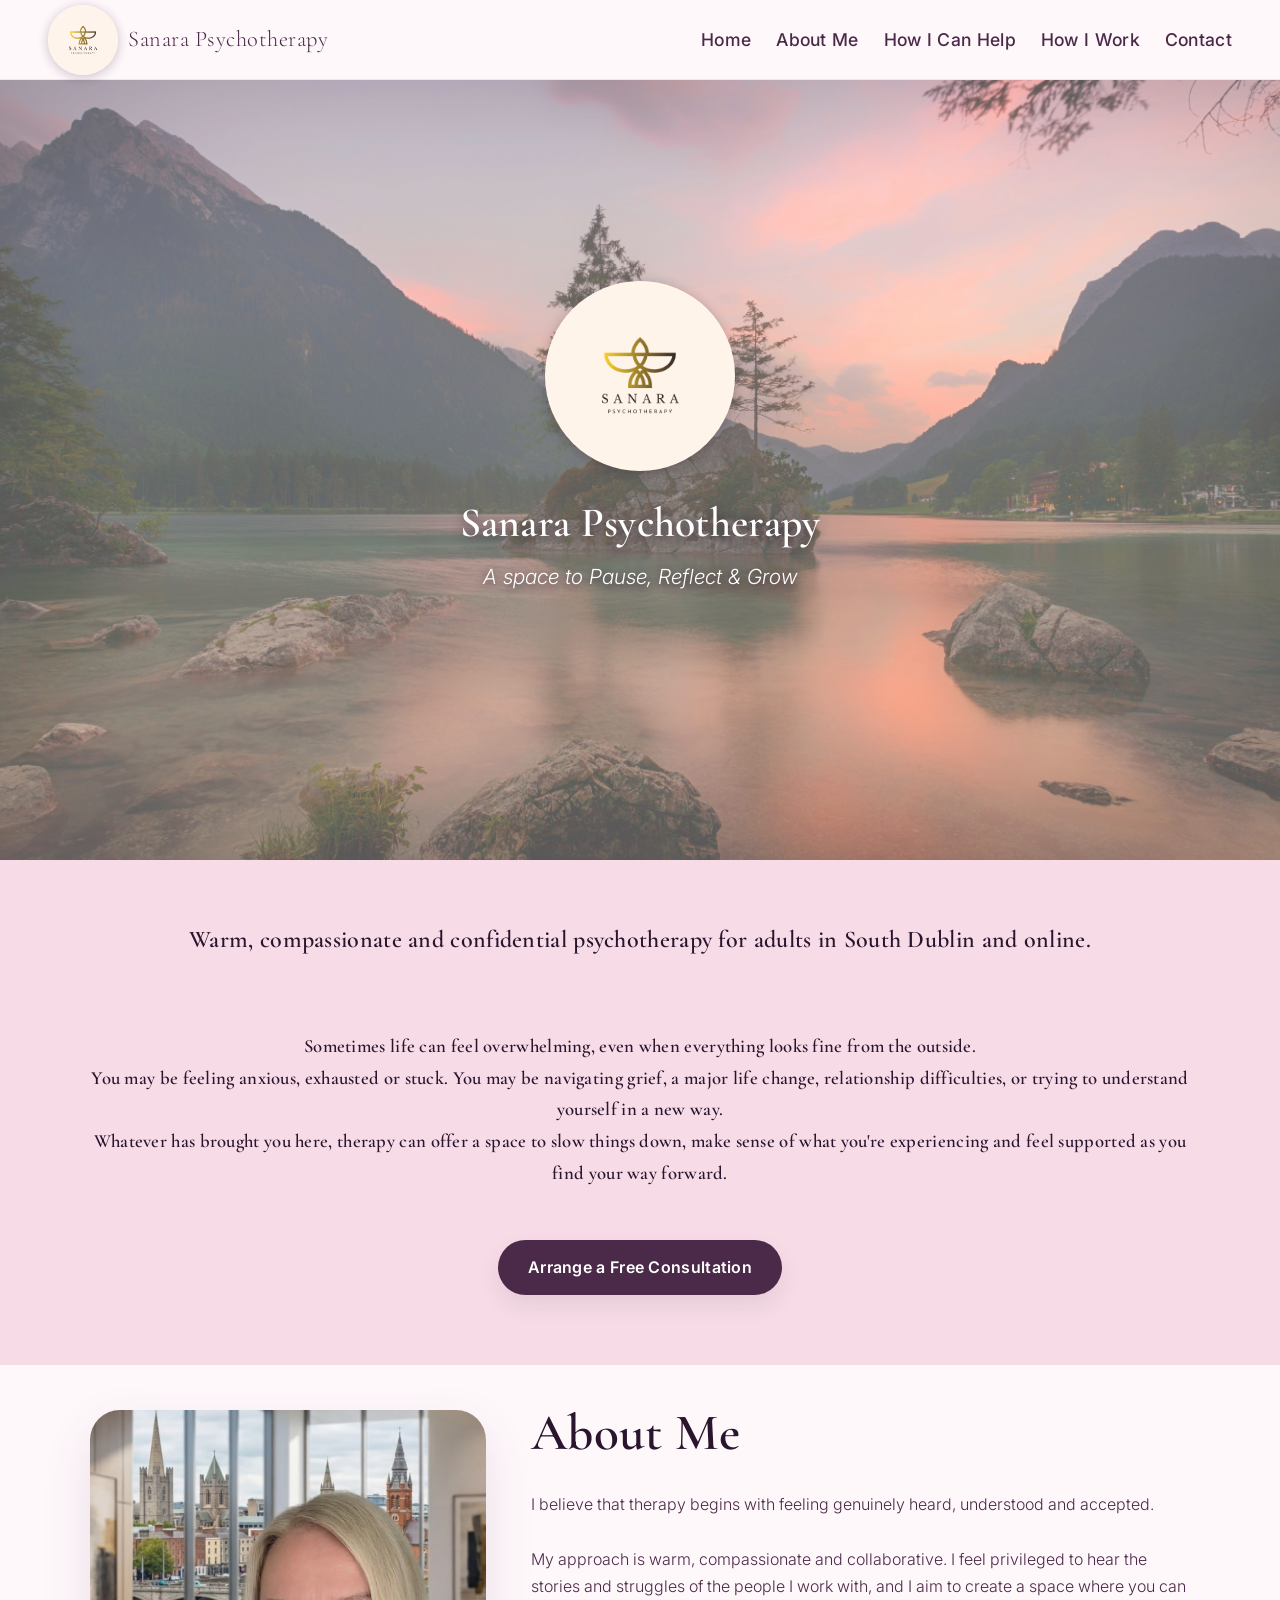
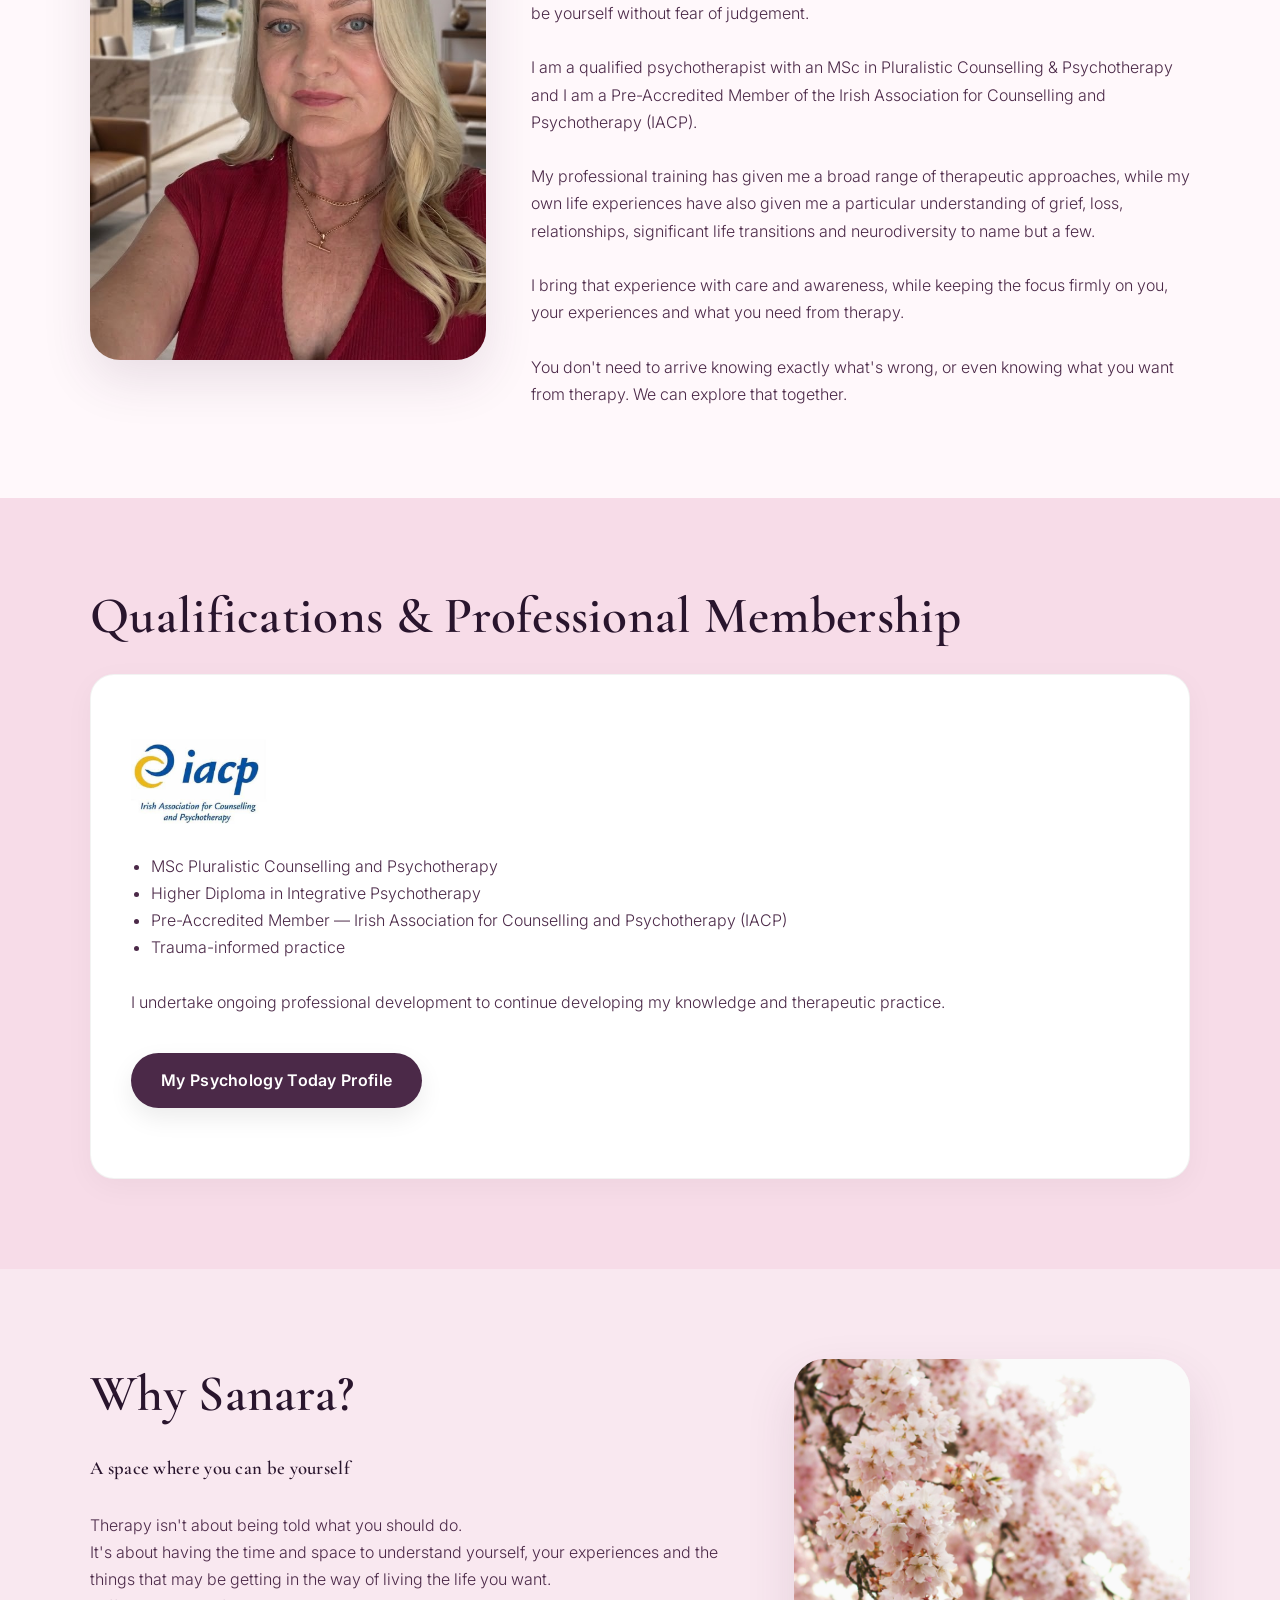
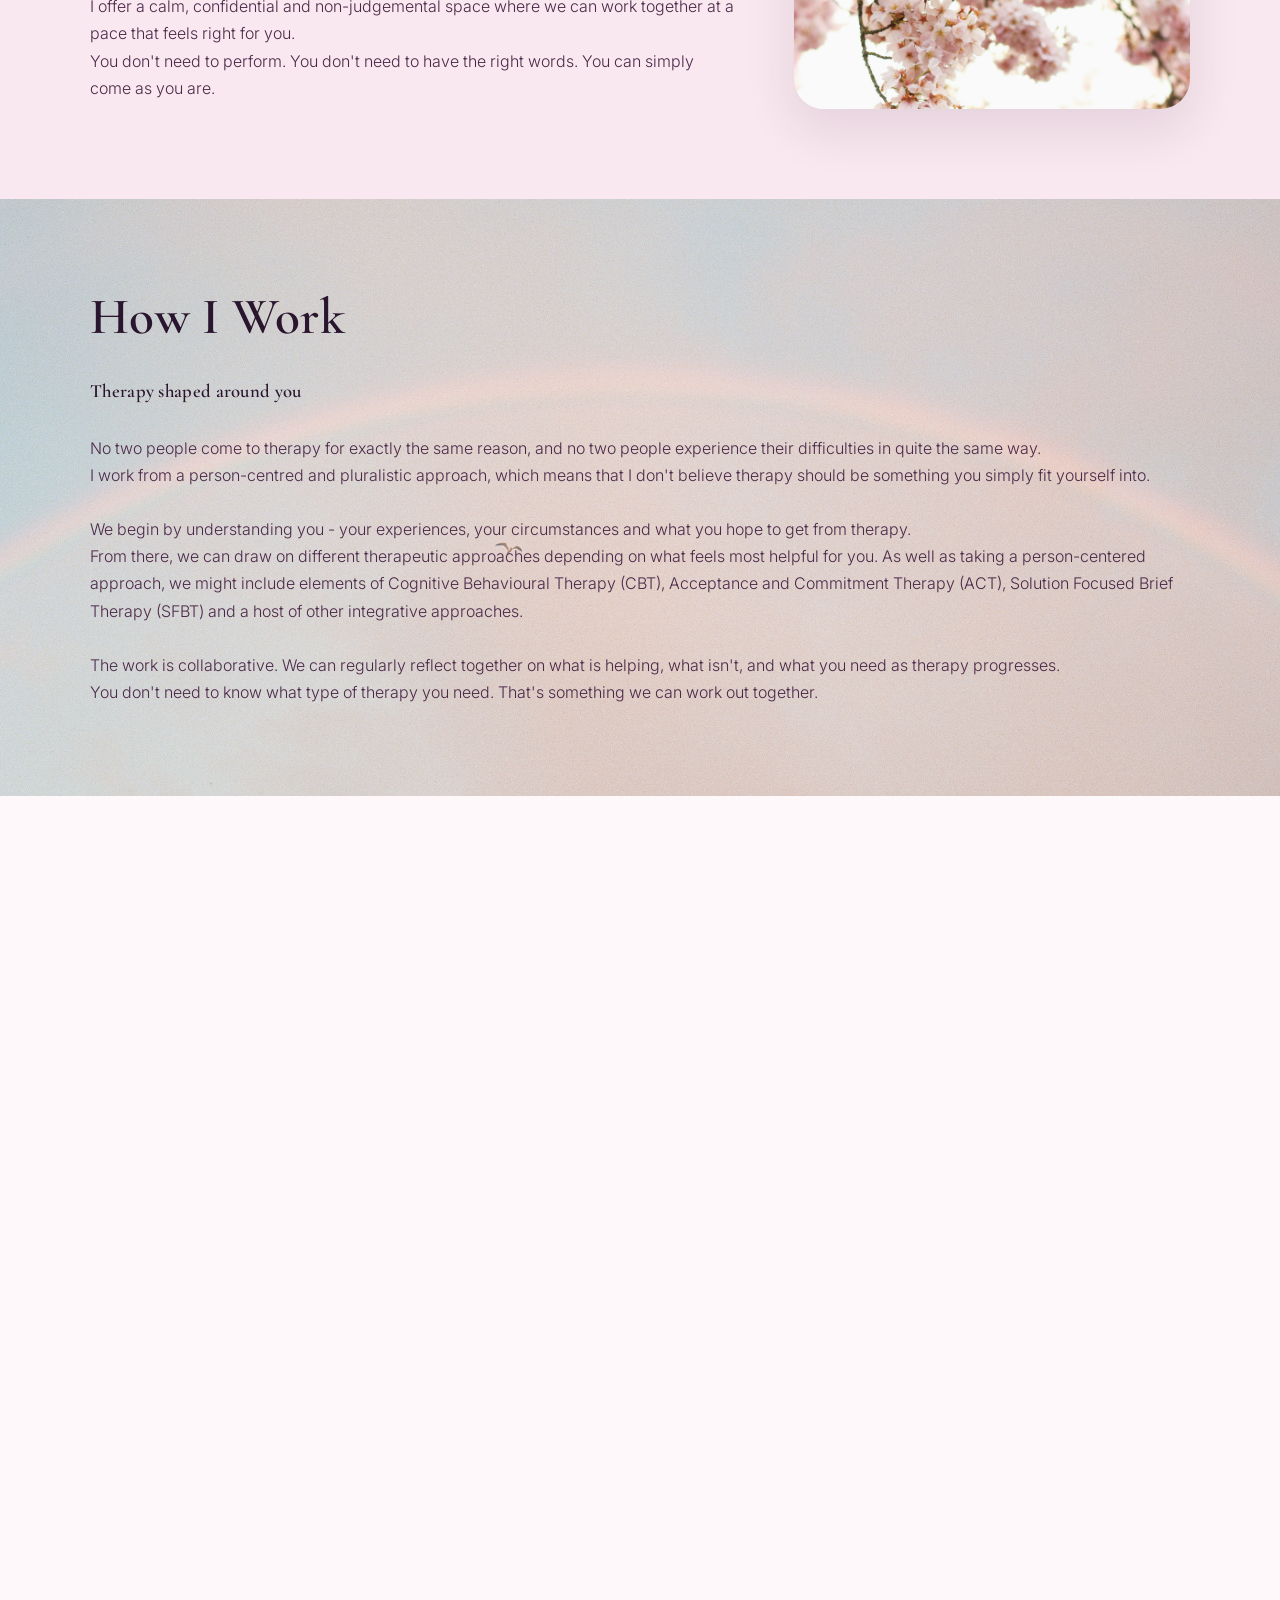
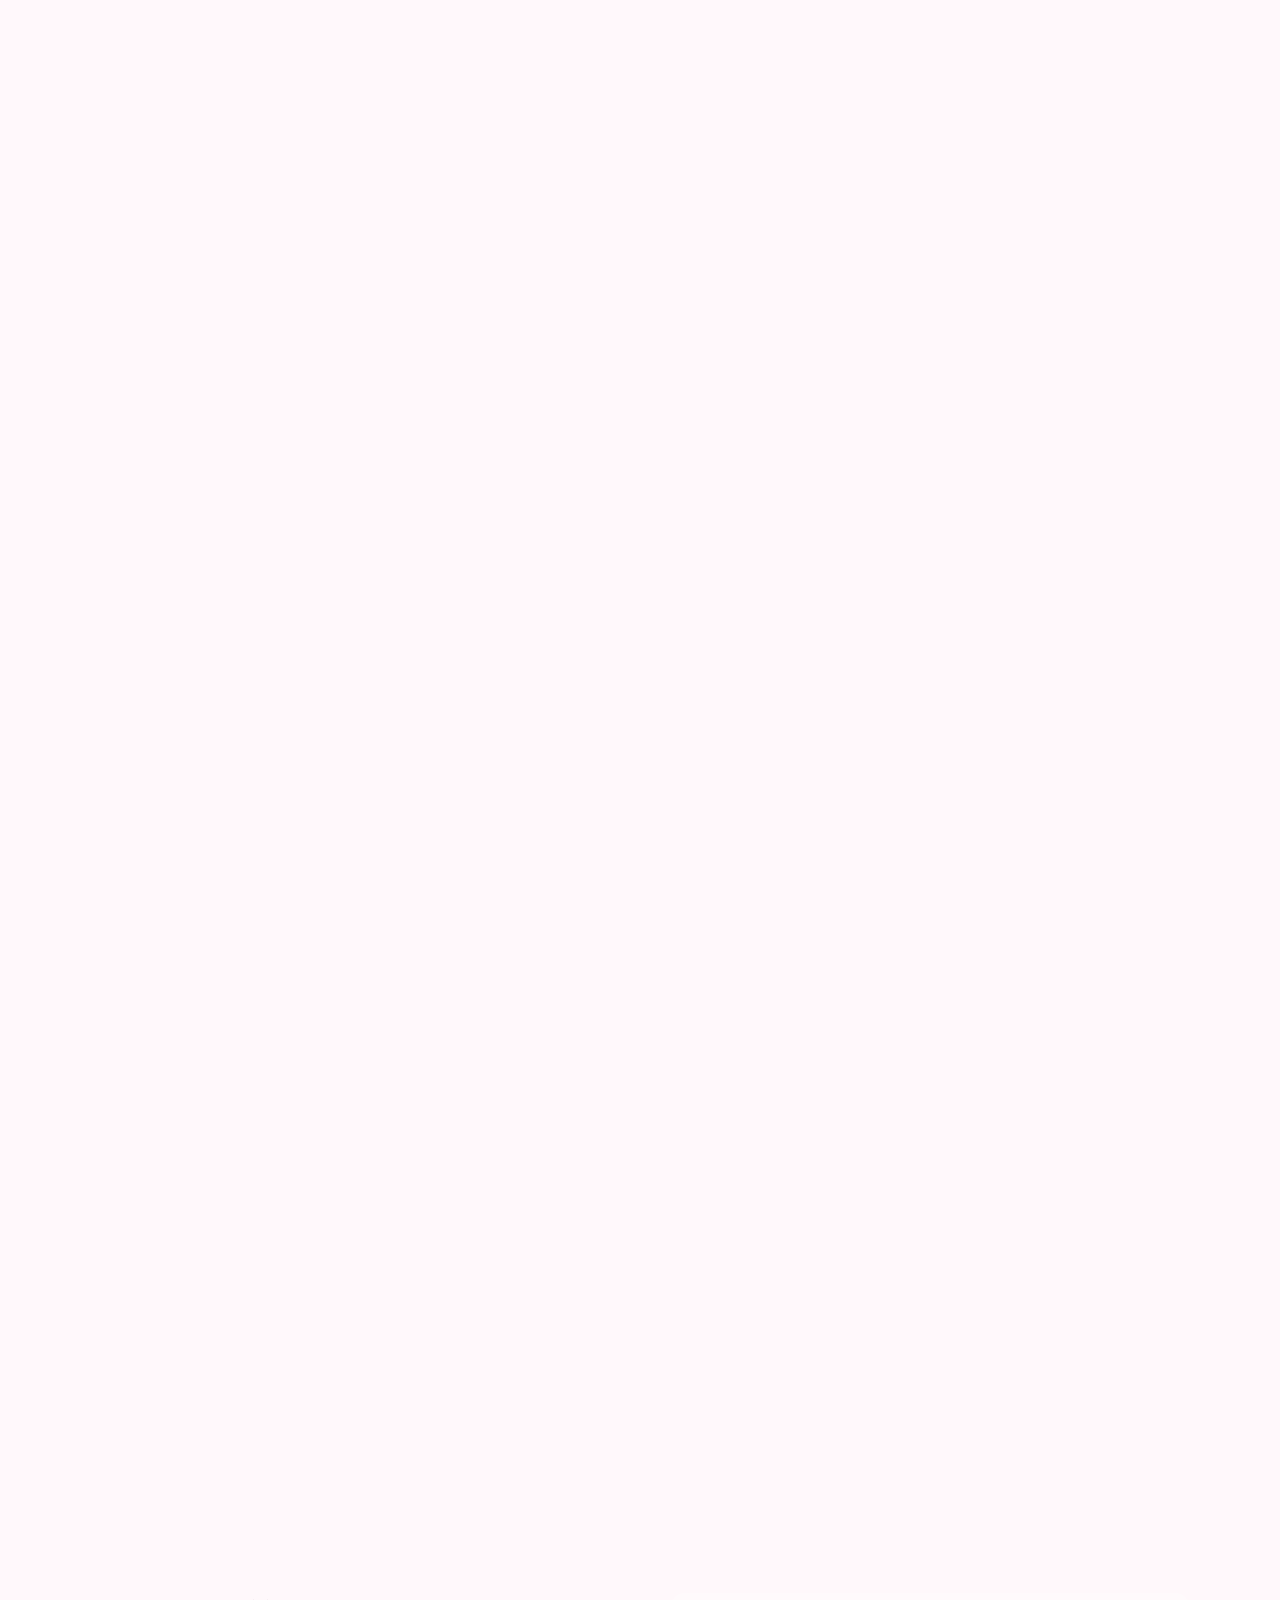
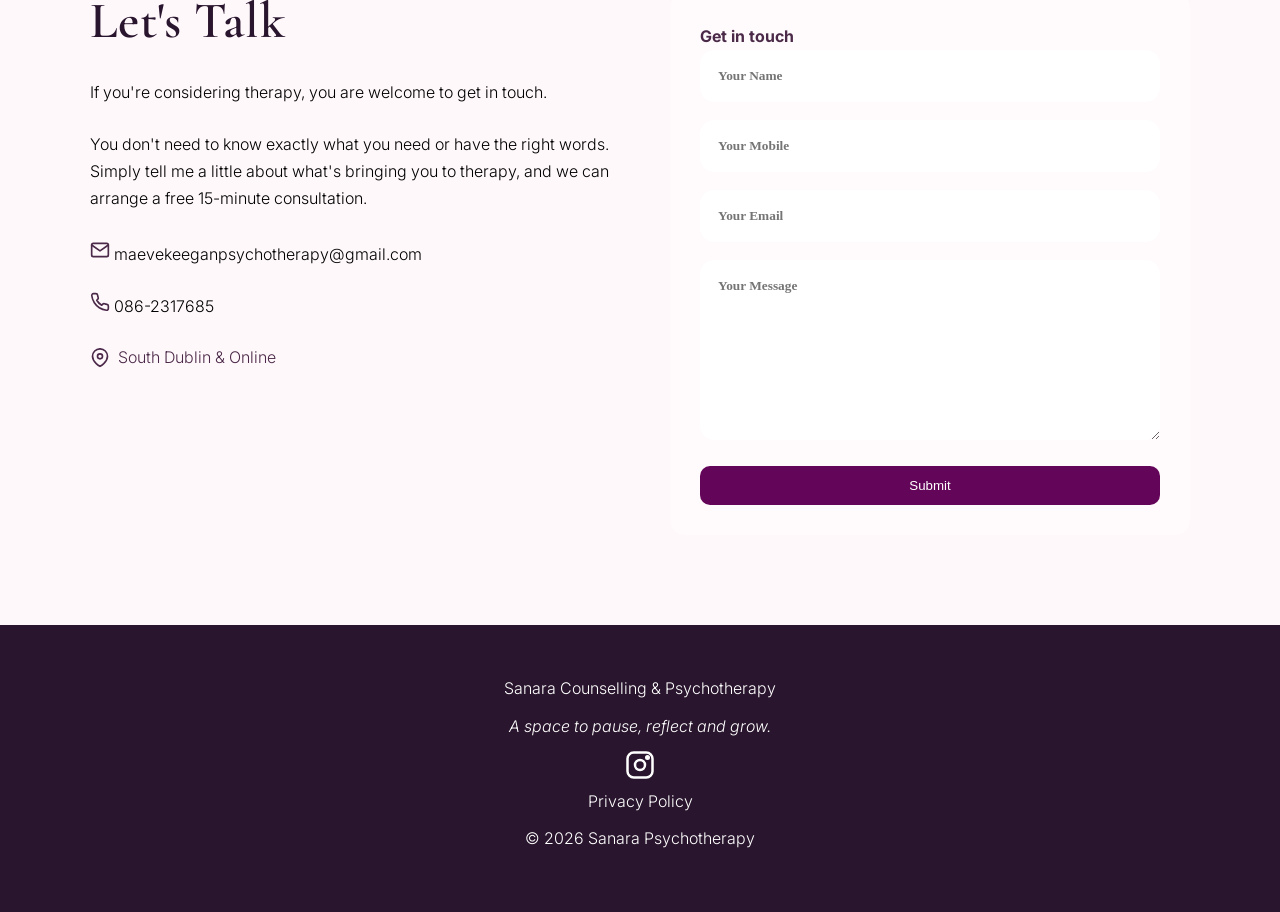
<file: index.html>
<!DOCTYPE html>
<html lang="en">
<head>
  <meta charset="UTF-8" />
  <link rel="stylesheet" href="styles.css">
  
  <!-- mobile viewing -->
  <meta name="viewport" content="width=device-width, initial-scale=1">

  <!-- favicon -->
  <link rel="apple-touch-icon" sizes="180x180" href="favicon_io/apple-touch-icon.png">
  <link rel="icon" type="image/png" sizes="32x32" href="favicon_io/favicon-32x32.png">
  <link rel="icon" type="image/png" sizes="16x16" href="favicon_io/favicon-16x16.png">
  <link rel="manifest" href="favicon_io/site.webmanifest">

  <!-- font -->
  <link rel="preconnect" href="https://fonts.googleapis.com">
  <link rel="preconnect" href="https://fonts.gstatic.com" crossorigin>
  <link href="https://fonts.googleapis.com/css2?family=Cormorant+Garamond:wght@400;500;600&family=Inter:wght@300;400;500;600&display=swap" rel="stylesheet">

  <title>Sanara Psychotherapy | Counselling & Psychotherapy in South Dublin</title>
  <meta name="description" content="Warm, compassionate psychotherapy and counselling for adults aged 18+ in South Dublin and online, 
    with in-person sessions available in Shankill and Stillorgan. A safe, confidential space to explore life’s challenges and create meaningful change. Book your free consultation today.">

    <!-- Open Graph -->
  <!-- <meta property="og:type" content="website">
  <meta property="og:title" content="Sanara Psychotherapy | Counselling & Psychotherapy in South Dublin">
  <meta property="og:description" content="Warm, compassionate psychotherapy and counselling for adults in South Dublin and online throughout Ireland.">
  <meta property="og:url" content="https://sanarapsychotherapy.ie/">
  <meta property="og:image" content="https://sanarapsychotherapy.ie/images/sanara-logo.png">
  <meta property="og:site_name" content="Sanara Psychotherapy"> -->
  
  <!-- Twitter / X -->
  <!-- <meta name="twitter:card" content="summary_large_image">
  <meta name="twitter:title" content="Sanara Psychotherapy | South Dublin">
  <meta name="twitter:description" content="Warm, compassionate psychotherapy and counselling for adults in South Dublin and online throughout Ireland.">
  <meta name="twitter:image" content="https://sanarapsychotherapy.ie/images/sanara-logo.png"> -->

  <!-- Schema Markup (JSON-LD) -->
  <!-- <script type="application/ld+json">
  {
    "@context": "https://schema.org",
    "@type": "LocalBusiness",
    "name": "Sanara Psychotherapy",
    "description": "Warm, compassionate and confidential psychotherapy and counselling for adults in South Dublin and online throughout Ireland.",
    "url": "https://sanarapsychotherapy.ie",
    "telephone": "+353 86 231 7685",
    "email": "maevekeeganpsychotherapy@gmail.com",
    "image": "https://sanarapsychotherapy.ie/images/sanara-logo.png",
    "priceRange": "€70",
    "areaServed": [
      {
        "@type": "Place",
        "name": "South Dublin"
      },
      {
        "@type": "Country",
        "name": "Ireland"
      }
    ],
    "serviceType": [
      "Psychotherapy",
      "Counselling",
      "Adult Counselling",
      "Anxiety Counselling",
      "Grief Counselling",
      "Bereavement Counselling",
      "Trauma-Informed Therapy",
      "Neurodiversity-Positive Counselling",
      "ADHD Support",
      "Depression Therapy",
      "Stress Management",
      "Life Transition Support",
      "Relationship Counselling",
      "Self-Esteem Support",
      "Online Psychotherapy"
    ],
    "sameAs": [
      "https://instagram.com/sanara_psychotherapy",
      "https://www.psychologytoday.com/ie/counselling/maeve-keegan-dublin-dn/1673745"
    ],
    "availableLanguage": [
      "en"
    ],
    "knowsAbout": [
      "Pluralistic Counselling",
      "Person-Centred Therapy",
      "Integrative Psychotherapy",
      "Cognitive Behavioural Therapy",
      "Acceptance and Commitment Therapy",
      "Solution Focused Brief Therapy",
      "Trauma-Informed Practice",
      "Anxiety",
      "Burnout",
      "Grief",
      "Bereavement",
      "Loss",
      "Life Transitions",
      "ADHD",
      "Neurodiversity",
      "Depression",
      "Stress",
      "Relationships",
      "Self-Esteem"
    ]
  }
  </script>
   -->
  <!-- Organization Schema -->
  <!-- <script type="application/ld+json">
  {
    "@context": "https://schema.org",
    "@type": "Organization",
    "name": "Sanara Psychotherapy",
    "url": "https://sanarapsychotherapy.ie",
    "logo": "https://sanarapsychotherapy.ie/images/sanara-logo.png",
    "sameAs": [
      "https://instagram.com/sanara_psychotherapy",
      "https://www.psychologytoday.com/ie/counselling/maeve-keegan-dublin-dn/1673745"
    ],
    "contactPoint": {
      "@type": "ContactPoint",
      "contactType": "Customer Service",
      "telephone": "+353 86 231 7685",
      "email": "maevekeeganpsychotherapy@gmail.com"
    }
  }
  </script> -->
  
</head>
  <body>

  <section class="hero" id="hero">
    <div class="hero-content">
      <img src="images/sanara-logo.png" alt="Sanara Psychotherapy Logo" class="logo">
  
      <h1>Sanara Psychotherapy</h1>
      <p class="tagline">
        A space to Pause, Reflect & Grow
      </p>
    </div>
  </section>

  <!-- NAV BAR -->

  <nav>
    <div class="nav-logo">
      <img src="images/sanara-logo.png" alt="Sanara Psychotherapy">
      Sanara Psychotherapy
    </div>
  <div class="nav-links">
    <a href="#hero">Home</a>
    <a href="#about">About Me</a>
    <a href="#howicanhelp">How I Can Help</a>
    <a href="#howiwork">How I Work</a>
    <a href="#contact">Contact</a>
  </div>
  
  <button
    class="hamburger"
    type="button"
    aria-label="Open navigation menu"
    aria-expanded="false"
    aria-controls="mobile-menu"
  >
    <span></span>
    <span></span>
    <span></span>
  </button>

  <div class="mobile-menu" id="mobile-menu">
    <a href="#hero">Home</a>
    <a href="#about">About Me</a>
    <a href="#howicanhelp">How I Can Help</a>
    <a href="#howiwork">How I Work</a>
    <a href="#contact">Contact</a>
  </div>
</nav>

    <!-- INTRO -->
  <section class="intro reveal">
    <div class="container">
      <h2 class="intro">Warm, compassionate and confidential psychotherapy for adults in South Dublin and online.</h2>
      <h3 class="intro">Sometimes life can feel overwhelming, even when everything looks fine from the outside. <br>
You may be feeling anxious, exhausted or stuck. You may be navigating grief, a major life change, relationship difficulties, or trying to understand yourself in a new way. <br>
Whatever has brought you here, therapy can offer a space to slow things down, make sense of what you're experiencing and feel supported as you find your way forward.
</h3>
     <a href="#contact" class="btn">Arrange a Free Consultation</a>
    </div>
  </section>
  
<!-- ABOUT ME -->
<section class="about reveal" id="about">
  <div class="container">
    <div class="about-image">
    <img src="images/headshot.jpg" alt="Maeve, Psychotherapist at Sanara">
    </div>
    <div class="about-text">
      <h2 class="section-title">About Me</h2>
        <p>
          I believe that therapy begins with feeling genuinely heard, understood and accepted.
        </p> <br>
        <p>
          My approach is warm, compassionate and collaborative. I feel privileged to hear the stories and 
          struggles of the people I work with, and I aim to create a space where you can be yourself without fear of judgement.
        </p> <br>
        <p>
          I am a qualified psychotherapist with an MSc in Pluralistic Counselling & Psychotherapy and 
          I am a Pre-Accredited Member of the Irish Association for Counselling and Psychotherapy (IACP).
        </p> <br>
        <p>
          My professional training has given me a broad range of therapeutic approaches, while my own life 
          experiences have also given me a particular understanding of grief, loss, relationships, significant 
          life transitions and neurodiversity to name but a few.
        </p> <br>
        <p>
          I bring that experience with care and awareness, while keeping the focus firmly on you, your experiences and what you need from therapy.
        </p> <br>
        <p>
          You don't need to arrive knowing exactly what's wrong, or even knowing what you want from therapy. We can explore that together.
        </p>
      </div>
    </div>
</section>
  
   <!-- QUALIFICATIONS -->
  <section class="qualifications reveal">
    <div class="container">
      <h2 class="section-title">Qualifications & Professional Membership</h2>
      <div class="qual-grid">
        <div class="qual-card">
          <div class="qual-images">
            <img src="images/iacplogo.jpg">
            <!-- Professional verification provided by Psychology Today -->
            <a href="https://www.psychologytoday.com/profile/1673745" class="sx-verified-seal"></a>
            <script type="text/javascript" src="https://member.psychologytoday.com/verified-seal.js" data-badge="13" data-id="1673745" data-code="aHR0cHM6Ly93d3cucHN5Y2hvbG9neXRvZGF5LmNvbS9hcGkvdmVyaWZpZWQtc2VhbC9zZWFscy8xMy9wcm9maWxlLzE2NzM3NDU/Y2FsbGJhY2s9c3hjYWxsYmFjaw=="></script>
            <!-- End Verification -->
          </div>
          <ul>
            <li>MSc Pluralistic Counselling and Psychotherapy</li>
            <li>Higher Diploma in Integrative Psychotherapy</li>
            <li>Pre-Accredited Member — Irish Association for Counselling and Psychotherapy (IACP)</li>
            <li>Trauma-informed practice</li>
          </ul>
          <br>
          <p>
            I undertake ongoing professional development to continue developing my knowledge and therapeutic practice.
          </p>
          <br>
          <a href="https://www.psychologytoday.com/ie/counselling/maeve-keegan-dublin-dn/1673745" class="btn"> My Psychology Today Profile </a>
        </div>
      </div>
    </div>
  </section>

  <!-- WHY SANARA -->
  <section class="whysanara reveal">
    <div class="container why-sanara-layout">
      <div class="why-sanara-text">
      <h2 class="section-title">Why Sanara?</h2>
        <h3>A space where you can be yourself</h3>
        <br>
        <p>Therapy isn't about being told what you should do.</p>
        <p>It's about having the time and space to understand yourself, your experiences and the things that 
          may be getting in the way of living the life you want.</p>
        <p>I offer a calm, confidential and non-judgemental space where we can work together at a pace that feels right for you.</p>
        <p>You don't need to perform. You don't need to have the right words. You can simply come as you are.</p>
      </div>
      <div class="cblossom-image">
        <img src="images/cherry-blossom.jpg">
      </div>
    </div>
  </section>

  <!-- HOW I WORK -->
  <section class="howiwork reveal" id="howiwork">
    <div class="container">
      <h2 class="section-title">How I Work</h2>
      <h3>Therapy shaped around you</h3>
      <br>
      <p>No two people come to therapy for exactly the same reason, and no two people experience their difficulties in quite the same way.</p>
      <p>I work from a person-centred and pluralistic approach, which means that I don't believe therapy should be something you simply fit yourself into.</p>
      <br>
      <p>We begin by understanding you - your experiences, your circumstances and what you hope to get from therapy.</p>
      <p>From there, we can draw on different therapeutic approaches depending on what feels most helpful for you. As well as taking a person-centered approach, we might include elements of Cognitive Behavioural Therapy (CBT), 
        Acceptance and Commitment Therapy (ACT), Solution Focused Brief Therapy (SFBT) and a host of other integrative approaches.</p>
      <br>
      <p>The work is collaborative. We can regularly reflect together on what is helping, what isn't, and what you need as therapy progresses.</p>
      <p>You don't need to know what type of therapy you need. That's something we can work out together.</p>
    </div>
  </section>

  <!-- HOW I CAN HELP -->
  <section class="howicanhelp reveal" id="howicanhelp">
    <div class="container">
      <h2 class="section-title"> How I Can Help</h2>
      <div class="help-grid">
        
        <div class="help-card">
          <button class="help-header" type="button" aria-expanded="false">
            <span>Anxiety, Overwhelm & Burnout</span>
            <span class="accordion-icon">+</span>
          </button>

          <div class="help-content">
            <p>Perhaps your mind never seems to switch off. You may find yourself constantly worrying, overthinking or trying to keep everything under control.</p>
            <p>Therapy can provide space to understand what's happening beneath the anxiety and explore ways of responding that feel more manageable.</p>
          </div>
        </div>
        
        <div class="help-card">
          <button class="help-header" type="button" aria-expanded="false">
            <span>Grief, Bereavement & Loss</span>
            <span class="accordion-icon">+</span>
          </button>

          <div class="help-content">
            <p>Grief can affect every part of our lives, and there is no single way to experience loss.</p>
            <p>Whether your loss is recent or happened many years ago, therapy can offer a safe space to explore grief, 
              the changes that come with it and the process of rebuilding a life around what has happened.</p>
            <p>I have particular experience and personal understanding of significant bereavement and complicated grief and can help you along the road to recovery.</p>
          </div>
        </div>
        
        <div class="help-card">
          <button class="help-header" type="button" aria-expanded="false">
            <span>Life Transitions & Change</span>
            <span class="accordion-icon">+</span>
          </button>

          <div class="help-content">
            <p>Some of life's biggest challenges aren't necessarily things that have gone wrong.</p>
            <p>A relationship ending, children growing up, changes in identity, work or family life, or simply reaching a point 
              where you realise that something needs to change can all leave us feeling uncertain about what comes next.</p>
            <p>Therapy can give you space to pause, reflect and explore what you want for the next chapter.</p>
          </div>
        </div>
        
        <div class="help-card">
          <button class="help-header" type="button" aria-expanded="false">
            <span>ADHD & Neurodiversity</span>
            <span class="accordion-icon">+</span>
          </button>

          <div class="help-content">
            <p>Receiving an ADHD or other neurodivergence diagnosis can bring relief and understanding, but it can also bring questions.</p>
            <p>You may be looking back at your life differently, trying to understand patterns that previously didn't make sense, or wondering how to navigate relationships, 
              work and everyday life in a way that works better for you.</p>
            <p>I take a neuroaffirmative approach, supporting adults who are exploring, adjusting to or seeking greater understanding of their neurodivergence.</p>
          </div>
        </div>
        
        <div class="help-card">
          <button class="help-header" type="button" aria-expanded="false">
            <span>Relationships & Self-Esteem</span>
            <span class="accordion-icon">+</span>
          </button>

          <div class="help-content">
            <p>Our relationships can sometimes bring up patterns, emotions and beliefs about ourselves that are difficult to understand.</p>
            <p>Therapy can offer an opportunity to explore relationships, boundaries, confidence, self-worth and the ways we relate to both ourselves and others.</p>
          </div>
        </div>
        
        <div class="help-card">
          <button class="help-header" type="button" aria-expanded="false">
            <span>Depression, Stress & Low Mood</span>
            <span class="accordion-icon">+</span>
          </button>

          <div class="help-content">
            <p>There are times when the things that once helped us cope simply don't seem to work anymore.</p>
            <p>You may feel depleted, disconnected, exhausted or unsure how to move forward.</p>
            <p>Therapy can provide space to understand what you're experiencing and explore new ways of coping and caring for yourself.</p>
          </div>
        </div>
      </div>
      <br>
      
      <p>You may not see yourself on this list. That's okay.</p>
      <p>Sometimes you simply know that something doesn't feel right, or that you don't want to keep dealing with things in the same way.</p>
      <p>You don't need a diagnosis or a perfectly formed explanation to get in touch.</p>
      <p>We can start with what's happening for you now.</p>
    </div>
  </section>
                                                                                                                                                 

   <!-- WHAT TO EXPECT -->

   <section class="cta reveal">
    <div class="container">
      <h2 class="section-title">What To Expect</h2>
      <p>Taking the first step towards therapy can feel daunting. You may not know exactly what you want to talk about, 
        or even where to begin.</p>
      <br>
      <h3>Step 1. Get in touch</h3>
      <p>Send me a message or use the contact form to enquire about therapy. 
        You don't need to have everything figured out , just let me know a little about what has brought you here.</p>
      <br>
      <h3>Step 2. Free 15-minute consultation</h3>
      <p>We'll arrange a brief, free 15-minute consultation. This gives us an opportunity to talk about what you're looking for, 
        ask any questions you may have, and for you to get a sense of me and how I work.</p>
      <br>
      <h3>Step 3. Begin your therapy journey</h3>
      <p>If we both feel that working together could be a good fit, we'll arrange your first appointment. 
        Therapy sessions are generally held weekly, where possible, to provide continuity and support as we work together.</p>
      <br>
      <a href="#contact" class="btn">
        Arrange a Free Consultation
      </a>
    </div>
  </section>

  <!-- PRACTICAL INFO -->

   <section class="practicalinfo reveal">
    <div class="container">
      <div class="room-image">
        <img src="images/room.jpg" alt="Room of Sanara Psychotherapy">
      </div>
      <h2 class="section-title">Practical Information</h2>
      <h3>Sessions</h3>
      <p>Individual psychotherapy & counselling  for adults aged 18+</p>
      <p>Weekly In person in South Dublin or online</p>
      <p>€70 per session</p>
      <br>
      <p>Appointments are available on weekdays, with some evening availability.</p>
      <p>Sessions are confidential and tailored to your individual needs.</p>
      <br>
      <h3>Location</h3>
      <p>In-person sessions are available in South Dublin, centres are based in Shankill & Stillorgan 
        with online appointments available throughout Ireland.</p>
      <br>
      <h3>Payment</h3>
      <p>Payment can be made by bank transfer, Revolut or other agreed payment methods.</p>
      <br>
      <h3>Health Insurance</h3>
      <p>Some private health insurance policies may provide partial reimbursement for psychotherapy. 
        Coverage varies between policies, so I recommend checking directly with your insurer before commencing therapy.</p>
      <br>
    </div>
  </section>


<!-- CONTACT -->
  
  <section class="contact reveal" id="contact">
    <div class="container">
      <div class="contact-wrapper">
        <div class="contact-details reveal">
          <h2 class="section-title">Let's Talk</h2>
          <p> 
            If you're considering therapy, you are welcome to get in touch.
          </p>
          <p>
            You don't need to know exactly what you need or have the right words. Simply tell me a little about what's bringing you to therapy, 
            and we can arrange a free 15-minute consultation.
          </p>
          <br>
          
          <p class="contact-container">
            <p>
          <!-- href="mailto:maevekeeganpsychotherapy@gmail.com" -->
          <!-- class="footer-link"
          aria-label="Email Sanara Psychotherapy"> -->
        
          <svg
            xmlns="http://www.w3.org/2000/svg"
            viewBox="0 0 24 24"
            fill="none"
            stroke="#4b2948"
            stroke-width="2"
            stroke-linecap="round"
            stroke-linejoin="round"
            class="contact-icon">
        
            <rect x="2" y="4" width="20" height="16" rx="2"></rect>
            <polyline points="22,6 12,13 2,6"></polyline>
          </svg>
            </p>
            <p> maevekeeganpsychotherapy@gmail.com</p>
          </p>
          <br>
          
          <p class="contact-container">
            <a 
              href="tel:+353862317685"
              class="footer-link"
              aria-label="Call Sanara Psychotherapy">
              <svg
               xmlns="http://www.w3.org/2000/svg"
               viewBox="0 0 24 24"
               fill="none"
               stroke="#4b2948"
               stroke-width="2"
               stroke-linecap="round"
               stroke-linejoin="round"
               class="contact-icon">
                <path d="M22 16.92v3a2 2 0 0 1-2.18 2
                  19.79 19.79 0 0 1-8.63-3.07
                  19.5 19.5 0 0 1-6-6
                  19.79 19.79 0 0 1-3.07-8.67
                  A2 2 0 0 1 4.11 2h3
                  a2 2 0 0 1 2 1.72
                  12.84 12.84 0 0 0 .7 2.81
                  2 2 0 0 1-.45 2.11L8.09 9.91
                  a16 16 0 0 0 6 6l1.27-1.27
                  a2 2 0 0 1 2.11-.45
                  12.84 12.84 0 0 0 2.81.7
                  A2 2 0 0 1 22 16.92z">
                </path>
              </svg>
            </a>
            <a href="tel:+353862317685"> 086-2317685</a>
          </p>
          
          <div class="contact-container">
          <div class="contact-icon" aria-label="Location">
            <svg xmlns="http://www.w3.org/2000/svg" 
              viewBox="0 0 24 24" 
              fill="none" 
              stroke="#4b2948" 
              stroke-width="2" 
              stroke-linecap="round" 
              stroke-linejoin="round" 
              class="contact-icon">
              <path d="M21 10c0 7-9 12-9 12S3 17 3 10a9 9 0 1 1 18 0z">
              </path>
              <circle cx="12" cy="10" r="3"></circle>
            </svg>
          </div>
            <span>South Dublin & Online</span>
          </div>
        </div>
    <!-- CONTACT FORM -->
          <form id="form" action="https://api.web3forms.com/submit" method="POST">
            <fieldset>
              <legend><strong>Get in touch</strong></legend>
              <input type="hidden" name="access_key" value="be2c8690-39c8-4247-a264-f548398233d8">
              <input type="text" name="name" placeholder="Your Name" required>
              <input type="tel" name="telephone" placeholder="Your Mobile" required>
              <input type="email" name="email" placeholder="Your Email" required>
              <textarea name="message" placeholder="Your Message" required></textarea>
              <button type="submit">Submit</button>
              <div class="h-captcha" data-captcha="true"></div>
            </fieldset>
          </form>
      </div>
    </div>
</section>

  <!-- FOOTER -->
  
  <footer>
    <p>Sanara Counselling & Psychotherapy</p>
    <p><i>A space to pause, reflect and grow.</i></p>

    <!-- Instagram Logo -->
    <a 
    href="https://instagram.com/sanara_psychotherapy" 
    target="_blank" 
    rel="noopener noreferrer"
    class="footer-link"
    aria-label="Follow Sanara Psychotherapy on Instagram">
    <svg
      xmlns="http://www.w3.org/2000/svg"
      viewBox="0 0 24 24"
      fill="none"
      stroke="white"
      stroke-width="2"
      stroke-linecap="round"
      stroke-linejoin="round"
      class="footer-icon">
    <rect x="2" y="2" width="20" height="20" rx="5" ry="5"></rect>
    <circle cx="12" cy="12" r="4"></circle>
    <circle cx="18" cy="6" r="1"></circle>
  </svg>
  </a>
    <p>
      <a href="privacypolicy.html" class="footer-link">Privacy Policy</a>
    </p>
    <p>
      © 2026 Sanara Psychotherapy
    </p>
  </footer>

  <script>
    
    // -------------------------
    // REVEAL SCRIPT
    // -------------------------
    
    const elements = document.querySelectorAll(".reveal");
  
    const observer = new IntersectionObserver((entries) => {
      entries.forEach(entry => {
        
        if (entry.isIntersecting) {
          entry.target.classList.add("active");
          observer.unobserve(entry.target); 
        }
        
      });
    }, {
      threshold: 0.15
    });
  
    elements.forEach(el => observer.observe(el));
    
    // ACCORDION SCRIPT
      
    const helpHeaders = document.querySelectorAll(".help-header");
    
    helpHeaders.forEach(header => {
      header.addEventListener("click", () => {

      const currentCard = header.parentElement;
      const isOpen = currentCard.classList.contains("open");
        
        // Close all cards
        document.querySelectorAll(".help-card").forEach(card => {
          card.classList.remove("open");

          const button = card.querySelector(".help-header");
          button.setAttribute("aria-expanded", "false");
        });
        
        // Open the clicked card if it wasn't already open
        if (!isOpen) {
          currentCard.classList.add("open");
          header.setAttribute("aria-expanded", "true");
        }
      });
    });
    
    // MOBILE HAMBURGER MENU

    const hamburger = document.querySelector(".hamburger");
    const mobileMenu = document.querySelector(".mobile-menu");

    hamburger.addEventListener("click", () => {

      const isOpen = mobileMenu.classList.toggle("open");
    
      hamburger.classList.toggle("active", isOpen);
    
      hamburger.setAttribute(
        "aria-expanded",
        isOpen ? "true" : "false"
      );
    
      hamburger.setAttribute(
        "aria-label",
        isOpen ? "Close navigation menu" : "Open navigation menu"
      );
});

// Close menu when a navigation link is clicked

  const mobileLinks = document.querySelectorAll(".mobile-menu a");
  
  mobileLinks.forEach(link => {
    link.addEventListener("click", () => {
  
      mobileMenu.classList.remove("open");
      hamburger.classList.remove("active");
  
      hamburger.setAttribute("aria-expanded", "false");
      hamburger.setAttribute("aria-label", "Open navigation menu");
  
    });
  });


// Close menu if the user presses Escape

document.addEventListener("keydown", (event) => {

  if (event.key === "Escape") {

    mobileMenu.classList.remove("open");
    hamburger.classList.remove("active");

    hamburger.setAttribute("aria-expanded", "false");
    hamburger.setAttribute("aria-label", "Open navigation menu");

  }
});
  
  </script>
    
<script src="https://web3forms.com/client/script.js" async defer></script>
        
</body>
</html>
</file>
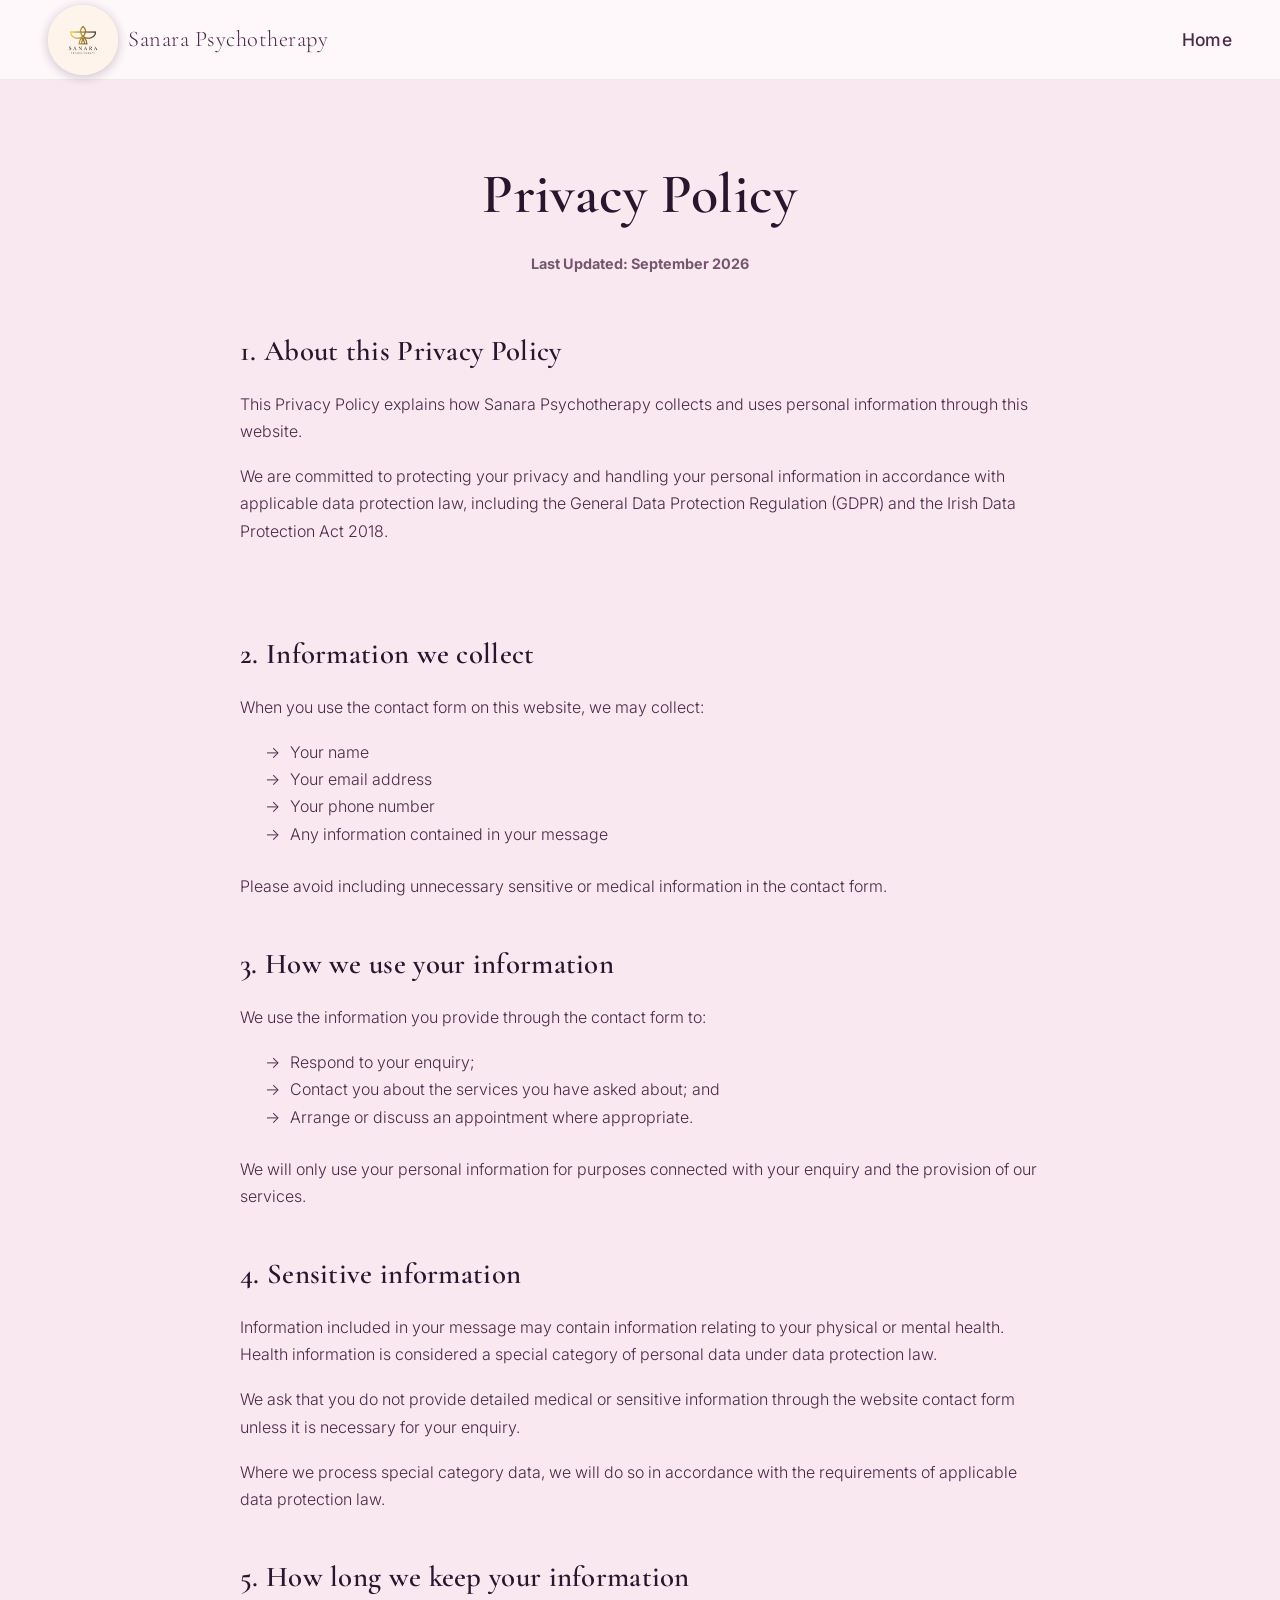
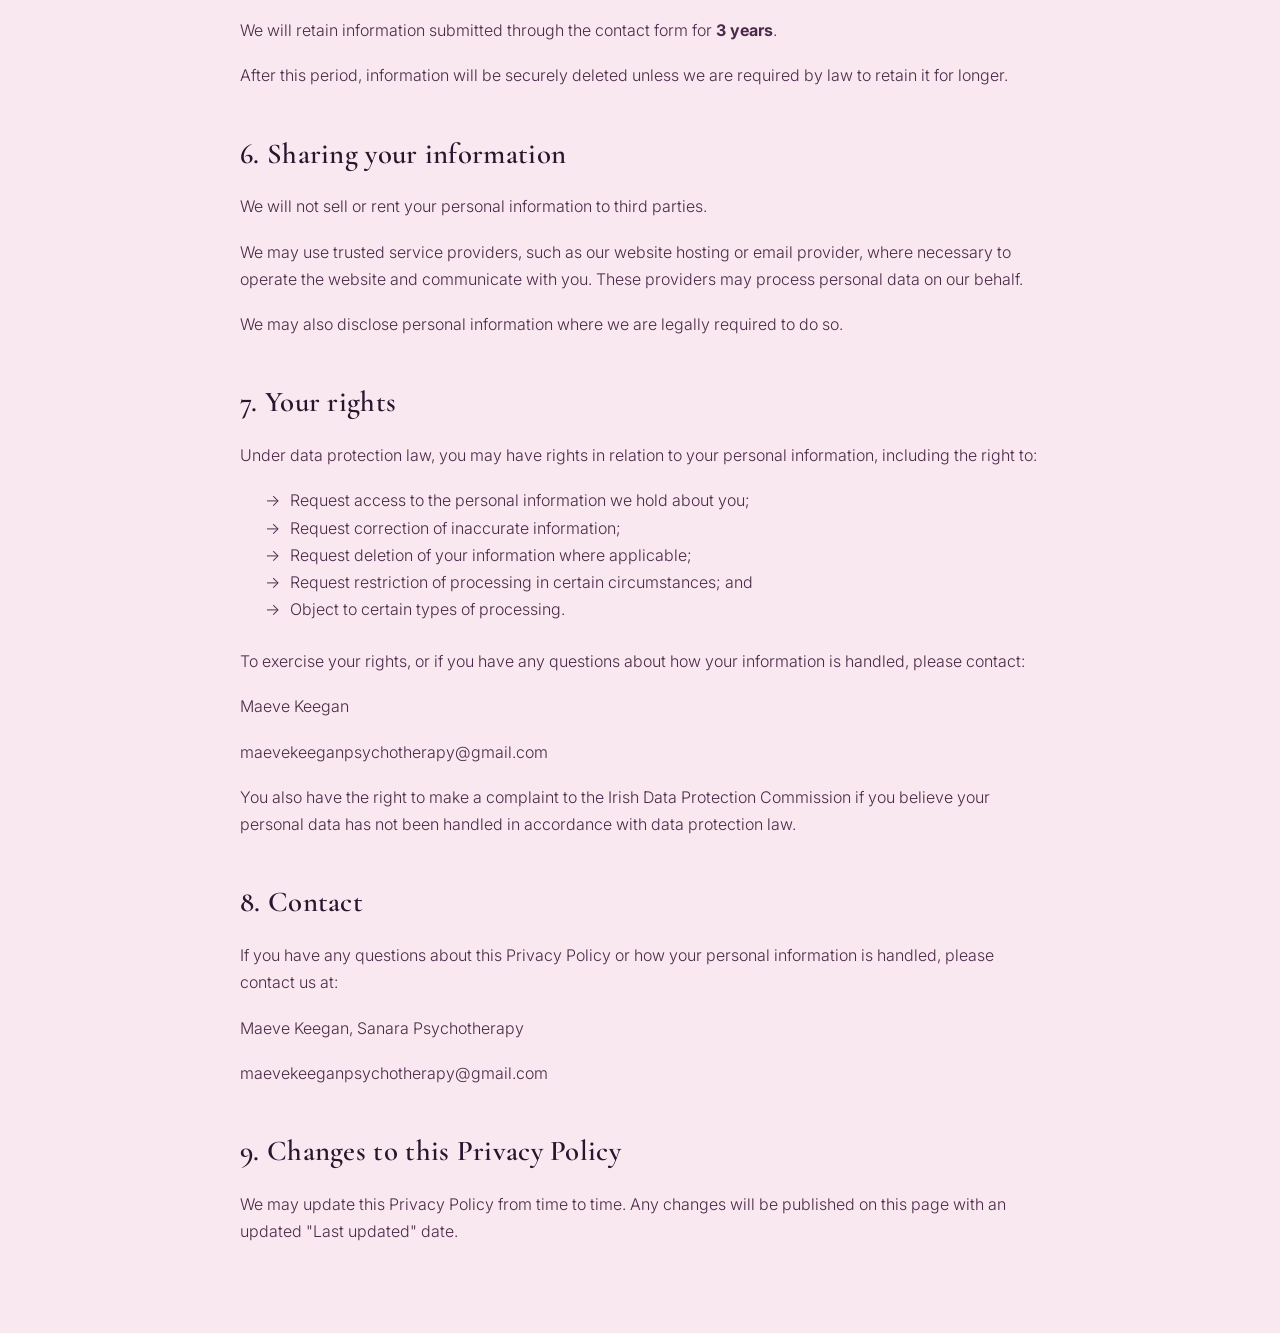
<file: privacypolicy.html>
<!DOCTYPE html>
<html lang="en">
<head>
  <meta charset="UTF-8" />
  <link rel="stylesheet" href="styles.css">
  <meta name="viewport" content="width=device-width, initial-scale=1">
  
  <link rel="preconnect" href="https://fonts.googleapis.com">
  <link rel="preconnect" href="https://fonts.gstatic.com" crossorigin>
  <link href="https://fonts.googleapis.com/css2?family=Cormorant+Garamond:wght@400;500;600&family=Inter:wght@300;400;500;600&display=swap" rel="stylesheet">

  <title>Sanara Psychotherapy Privacy Policy</title>

</head>
  <body>
    
    <!-- NAV BAR -->
    <nav>
        <div class="nav-logo">
          <img src="images/sanara-logo.png" alt="Sanara Psychotherapy">
          Sanara Psychotherapy
        </div>
      <div class="nav-links">
        <a href="index.html">Home</a>
      </div>
      
      <button
        class="hamburger"
        type="button"
        aria-label="Open navigation menu"
        aria-expanded="false"
        aria-controls="mobile-menu"
      >
        <span></span>
        <span></span>
        <span></span>
      </button>
    
      <div class="mobile-menu" id="mobile-menu">
        <a href="index.html">Home</a>
      </div>
    </nav>

    <br>
    <section class="privacypolicy">
      <h1>Privacy Policy</h1>
  
      <p><strong>Last Updated: September 2026</strong></p>
      <h2>1. About this Privacy Policy</h2>
      <p>This Privacy Policy explains how Sanara Psychotherapy collects and uses personal information through this website.</p>
  
      <p>We are committed to protecting your privacy and handling your personal information in accordance with applicable data protection law, 
        including the General Data Protection Regulation (GDPR) and the Irish Data Protection Act 2018.</p>
  
      <br>
      
      <h2>2. Information we collect</h2>
      <p>When you use the contact form on this website, we may collect:</p>
      <ul>
        <li>Your name</li>
        <li>Your email address</li>
        <li>Your phone number</li>
        <li>Any information contained in your message</li>
      </ul>
      <p>Please avoid including unnecessary sensitive or medical information in the contact form.</p>
  
      <h2>3. How we use your information</h2>
      <p>We use the information you provide through the contact form to:</p>
      <ul>
        <li>Respond to your enquiry;</li>
        <li>Contact you about the services you have asked about; and</li>
        <li>Arrange or discuss an appointment where appropriate.</li>
      </ul>
      <p>We will only use your personal information for purposes connected with your enquiry and the provision of our services.</p>
  
      <h2>4. Sensitive information</h2>
      <p>Information included in your message may contain information relating to your physical or mental health. 
        Health information is considered a special category of personal data under data protection law.</p>
      <p>We ask that you do not provide detailed medical or sensitive information through the website contact form unless it is necessary for your enquiry.</p>
      <p>Where we process special category data, we will do so in accordance with the requirements of applicable data protection law.</p>
  
      <h2>5. How long we keep your information</h2>
      <p>We will retain information submitted through the contact form for <b>3 years</b>.</p>
      <p>After this period, information will be securely deleted unless we are required by law to retain it for longer.</p>
  
      <h2>6. Sharing your information</h2>
      <p>We will not sell or rent your personal information to third parties.</p>
      <p>We may use trusted service providers, such as our website hosting or email provider, 
        where necessary to operate the website and communicate with you. These providers may process personal data on our behalf.</p>
      <p>We may also disclose personal information where we are legally required to do so.</p>
  
      <h2>7. Your rights</h2>
      <p>Under data protection law, you may have rights in relation to your personal information, including the right to:</p>
      <ul>
        <li>Request access to the personal information we hold about you;</li>
        <li>Request correction of inaccurate information;</li>
        <li>Request deletion of your information where applicable;</li>
        <li>Request restriction of processing in certain circumstances; and</li>
        <li>Object to certain types of processing.</li>
      </ul>
      <p>To exercise your rights, or if you have any questions about how your information is handled, please contact:</p>
      <p>Maeve Keegan</p>
      <p>maevekeeganpsychotherapy@gmail.com</p>
      <p>You also have the right to make a complaint to the Irish Data Protection Commission if you believe your personal data has not 
        been handled in accordance with data protection law.</p>
  
      <h2>8. Contact</h2>
      <p>If you have any questions about this Privacy Policy or how your personal information is handled, please contact us at:</p>
      <p>Maeve Keegan, Sanara Psychotherapy</p>
      <p>maevekeeganpsychotherapy@gmail.com</p>
  
      <h2>9. Changes to this Privacy Policy</h2>
      <p>We may update this Privacy Policy from time to time. Any changes will be published on this page with an updated "Last updated" date.</p>
    </section>


    <script>
      
      // MOBILE HAMBURGER MENU
      
      const hamburger = document.querySelector(".hamburger");
      const mobileMenu = document.querySelector(".mobile-menu");

      hamburger.addEventListener("click", () => {
  
        const isOpen = mobileMenu.classList.toggle("open");
      
        hamburger.classList.toggle("active", isOpen);
      
        hamburger.setAttribute(
          "aria-expanded",
          isOpen ? "true" : "false"
        );
      
        hamburger.setAttribute(
          "aria-label",
          isOpen ? "Close navigation menu" : "Open navigation menu"
        );
      });
      
      // Close menu when a navigation link is clicked

      const mobileLinks = document.querySelectorAll(".mobile-menu a");
      
      mobileLinks.forEach(link => {
        link.addEventListener("click", () => {
      
          mobileMenu.classList.remove("open");
          hamburger.classList.remove("active");
      
          hamburger.setAttribute("aria-expanded", "false");
          hamburger.setAttribute("aria-label", "Open navigation menu");
      
        });
      });


      // Close menu if the user presses Escape
      
      document.addEventListener("keydown", (event) => {
      
        if (event.key === "Escape") {
      
          mobileMenu.classList.remove("open");
          hamburger.classList.remove("active");
      
          hamburger.setAttribute("aria-expanded", "false");
          hamburger.setAttribute("aria-label", "Open navigation menu");
      
        }
      });
  
  </script>
  </body>
</html>
</file>
<file: styles.css>
*{
  margin:0;
  padding:0;
  box-sizing:border-box; 
}

html{
  scroll-behavior:smooth;
}

.reveal{
  opacity:0;
  transform:translateY(20px);
  transition:all 0.8s ease;
}

.reveal.active{
  opacity:1;
  transform:translateY(0);
}

body{
  font-family: 'Inter', sans-serif;
  background:#fff8fb;
  color:#4b2948;
  padding-top:50px;
  line-height:1.7;
  font-weight:300;
  overflow-x:hidden;
}

h1,h2,h3{
  font-family:'Cormorant Garamond', serif;
  font-weight:600;
  color:#29152d;
  letter-spacing:0.3px;
}

a {
  text-decoration:none;
  color:inherit;
}

    img{
      max-width:100%;
      display:block;
    }

    .container{
      width:90%;
      max-width:1100px;
      margin:auto;
    }

    section{
    padding:90px 0;
    position:relative;
  }

  section::after{
    content:"";
    width:80px;
    height:1px;
    background:#d7ddd2;
    position:absolute;
    bottom:0;
    left:50%;
    display:none;
    transform:translateX(-50%);
  }

  section:last-of-type::after{
    display:none;
  }

  .section-title{
    font-size:3.2rem;
    margin-bottom:30px;
    line-height:1.1;
    color:#29152d;
  }

/* NAV */

    nav{
      position:fixed;
      top:0;
      width:100%;
      height:80px;
      background:#fff8fb;
      backdrop-filter:blur(14px);
      display:flex;
      justify-content:space-between;
      align-items:center;
      padding:0px 48px;
      z-index:999;
      border-bottom:1px solid rgba(43,56,35,0.08);
    }

    .nav-logo img{
      height:70px;
      width:auto;
      opacity:0.95;
      object-fit:contain;
      box-shadow:0 2px 12px rgba(41,21,45,0.25);
      border-radius:50%;
  }

    .nav-logo{
      display:flex;
      align-items:center;
      gap:10px;
      font-family:'Cormorant Garamond', serif;
      font-size:1.4rem;
      letter-spacing:0.5px;
    }

    .nav-links{
      display:flex;
      gap:25px;
    }

    .nav-links a:hover{
      opacity:0.6;
    }

    .nav-links a{
      position:relative;
      font-weight:500;
      font-size:1.1rem;
      letter-spacing:0.3px;
    }
    
    .nav-links a::after{
      content:"";
      position:absolute;
      left:0;
      bottom:-6px;
      width:0;
      height:1px;
      background:#361f33;
      transition:width 0.3s ease;
    }
    
    .nav-links a:hover::after{
      width:100%;
    }

/* MOBILE NAV BAR  */

.mobile-menu {
  display: none;
}

.hamburger {
  display: none;
  width: 34px;
  height: 44px;
  padding: 8px;
  border: none;
  background: transparent;
  cursor: pointer;
  flex-direction: column;
  justify-content: center;
  align-items: center;
  gap: 5px;
}

.hamburger span {
  display: block;
  width: 24px;
  height: 2px;
  background: #3f2140;
  transition: all 0.3s ease;
}

/* HERO */

    .logo{
      width:190px;
      height:190px;
      object-fit:cover;
      border-radius: 50%;
      margin:0 auto 30px;
      margin-top: 10px;
      box-shadow:0 2px 12px rgba(41,21,45,0.25);
    }

    .hero{
      position:relative;
      min-height:90vh;
      background:
        url('images/lake.jpg') center/cover no-repeat;
      display:flex;
      align-items:center;
      justify-content:center;
      text-align:center;
      color:white;
      padding:0px 20px 10px;
      isolation:isolate;
    }

    .hero::before{
      content:"";
      position:absolute;
      inset:0;
      /* darker overlay */
      /* background:rgba(41,21,45,0.28); */
      background:rgba(255,248,251,0.35);
      z-index:-1;
    }

    .hero-content{
      max-width:850px;
      padding:10px;
      animation:fadeInUp 1.2s ease;
    }

    .hero h1{
      font-size:2.6rem;
      color:white;
      margin-bottom:12px;
      text-shadow:0 2px 12px rgba(41,21,45,0.75);
      line-height:1.1;
    }

    .tagline{
      font-size:1.3rem;
      margin-bottom:35px;
      font-style:italic;
      text-shadow:0 3px 10px rgba(41,21,45,0.95);
      /* text-shadow:
    -1px -1px 0 rgba(0,0,0,0.55),
     1px -1px 0 rgba(0,0,0,0.55),
    -1px  1px 0 rgba(0,0,0,0.55),
     1px  1px 0 rgba(0,0,0,0.55); */
      color:white;
    }

/* INTRO */

    .intro {
      background: #f7dce8;
      padding-top: 30px;
      padding-bottom:40px;
      text-align: center;
    } 

    .btn{
      display:inline-block;
      background: #4b2948;
      color:white;
      padding: 14px 30px;
      border-radius:50px;
      font-weight:600;
      letter-spacing: 0.3px;
      transition:all 0.35s ease;
      box-shadow:0 10px 25px rgba(0,0,0,0.08);
      margin:10px 0 30px;
      text-decoration: none;
    }

      .btn:hover{
    background: #752b6d;
    transform:translateY(-3px);
    box-shadow: 0 12px 25px rgba(75, 41, 72, 0.2);
  }


/* ABOUT */

.about{
  background:#fff8fb;
  position:relative;
  display:block;
  width:100%;
  padding-top:40px;
}

.about-image{
  float:left;
  width:36%;
  margin:5px 45px 25px 0;
}

.about-image img{
  width:100%;
  height:550px;
  object-fit: cover;
  object-position: center bottom;
  border-radius:30px;
  box-shadow: 0 20px 50px rgba(75, 41, 72, 0.12);
}

/* QUALIFICATIONS */

.qualifications{
  background:#f7dce8;
    }

  ul{
    padding-left:20px;
  }

.qual-images {
  display: grid;
  grid-template-columns: repeat(2, 1fr);
  column-gap:5px;
  width:280px;
  align-items:center;
}

.qual-images img {
  width:100%;
  height:auto;
  object-fit:contain;
}

/* WHY SANARA */

.whysanara{
  background:#f9e8f0;
}

.why-sanara-layout{
  display:grid;
  grid-template-columns:1fr 36%;
  gap:60px;
  align-items:center;
}

.why-sanara-text{
  max-width:650px;
}

.cblossom-image{
  width:100%;
}

.cblossom-image img{
  width:100%;
  height:350px;
  object-fit: cover;
  object-position: center;
  border-radius:30px;
  box-shadow: 0 20px 50px rgba(75, 41, 72, 0.12);
}


/* HOW I WORK */

.howiwork{
  background:
  url('images/pinkandblue.jpg') center/cover no-repeat;
  isolation:isolate;
    }

.howiwork::before{
  content:"";
  position:absolute;
  inset:0;
  background:rgba(255,248,251,0.45);
  z-index:-1;
}

/* HOW I CAN HELP */

.howicanhelp{
  background:#f1d1df;
}

.qual-card{
  background:white;
  padding:40px;
  border-radius:24px;
  border:1px solid rgba(43,56,35,0.06);
  box-shadow:0 8px 30px rgba(0,0,0,0.04);
  transition:0.3s ease;
}

    .qual-card:hover{
  transform:translateY(-5px);
}

.qual-card h3{
  margin-bottom:20px;
  font-size:2rem;
}

.help-grid {
  display: grid;
  grid-template-columns: repeat(2, 1fr);
  gap: 25px;
  margin-top: 40px;
  align-items: start;
}

/* .help-grid .card {
  width: 100%;
  height: 100%;
  box-sizing: border-box;
} */

.help-card {
  background: #ffffff;
  border: 1px solid rgba(75, 41, 72, 0.15);
  border-radius: 8px;
  overflow: hidden;
  transition: box-shadow 0.3s ease;
}

.help-card:hover {
  box-shadow: 0 6px 20px rgba(75, 41, 72, 0.08);
}

.help-header {
  width: 100%;
  border: none;
  background: transparent;
  padding: 24px 28px;

  display: flex;
  align-items: center;
  justify-content: space-between;

  text-align: left;
  cursor: pointer;

  font-family: "Cormorant Garamond", serif;
  font-size: 1.5rem;
  font-weight: 500;
  color: #4b2948;

  transition: background 0.3s ease;
}

.help-header:hover {
  background: rgba(75, 41, 72, 0.04);
}

.accordion-icon {
  font-family: "Inter", sans-serif;
  font-size: 1.5rem;
  font-weight: 300;
  line-height: 1;

  transition: transform 0.3s ease;
}

.help-content {
  max-height:0;
  overflow:hidden;
  opacity:0;
  transition: max-height 0.4s ease, opacity 0.3s ease;
  /* display: grid;
  grid-template-rows: 0fr;
  transition: grid-template-rows 0.4s ease; */
}

.help-content p{
  margin:0;
  padding:0 28px 16px;
  line-height:1.7;
}

.help-content p:first-child{
  padding-top:5px;
}

/* open accordion */

.help-card.open .help-content {
  max-height:500px;
  opacity:1;
  padding-bottom:10px;
}

.help-card.open .accordion-icon {
  transform: rotate(45deg);
}

.help-card.open .help-header {
  background: rgba(75, 41, 72, 0.03);
}

/* CTA */

.cta{
  background:#f7dce8;
}

/* PRACTICAL INFO */

.practicalinfo{
  background:#f9e8f0;
}

.room-image{
  float:right;
  width:36%;
  margin:5px 45px 25px 0;
}

.room-image img{
  width:100%;
  height:400px;
  object-fit: cover;
  object-position: center bottom;
  border-radius:30px;
  box-shadow: 0 20px 50px rgba(75, 41, 72, 0.12);
}

/* CONTACT */

.contact{
  background:#fff8fb;
}

.contact-wrapper{
  display:grid;
  grid-template-columns:1fr 1fr;
  gap:60px;
  margin-top:50px;
  align-items:start;
}

  .contact-details p{
    color:#000000;
    display: inline-block;
    margin-bottom:24px;
  }

.contact-details a{
  color:#000000;
  display: inline-block;
  text-decoration: none;
  transition: all 0.3s ease;
}

.contact-details a:hover{
  color: #6ab6f7;
  transform: translateX(4px);
}

.contact-icon {
  width: 20px;
  height: 20px;
  transition: all 0.3s ease;
}

.contact-container {
  display: flex;
  align-items: center;
  gap: 8px;
}

  form{
    width:100%;
    display:flex;
    flex-direction:column;
    background:rgba(255,255,255,0.25);
    padding:30px;
    border-radius:15px;
  }

  input,
  textarea{
    width:100%;
    padding:18px;
    margin-bottom:18px;
    border:none;
    border-radius:14px;
    font-family:'Cormorant', serif;
    font-weight: bold;
  }

      input:focus,
  textarea:focus{
    outline:none;
    background:white;
    box-shadow:0 0 0 2px rgba(43,56,35,0.12);
  }

  textarea{
    min-height:180px;
    resize:vertical;
  }

  button{
    width:100%;
    padding:12px;
    border:none;
    border-radius:10px;
    background:#630558;
    color:white;
    cursor:pointer;
  }

  fieldset{
    border:none;
    padding:0;
  }


/* FOOTER */

footer{
  background:#29152d;
  color: white;
  padding: 50px 20px;
  text-align: center;
}

  footer p{
    margin-bottom:10px;
  }

.footer-link {
  display: inline-flex;
  align-items: center;
  justify-content: center;
  text-decoration: none;
}

.footer-icon {
  width: 30px;
  height: 30px;
  transition: all 0.3s ease;
}

.footer-link:hover .footer-icon {
  stroke: #752b6d;
  transform: scale(1.1);
}

.footer-link:hover {
  color: #752b6d;
  transform: scale(1.1);
  transition: all 0.3s ease;
}

/* PRIVACY POLICY */

.privacypolicy {
  background: #f9e8f0;
  padding: 70px 20px;
}

.privacypolicy h1 {
  font-size: 3.5rem;
  text-align: center;
  margin-bottom: 10px;
}

.privacypolicy > p:first-of-type {
  text-align: center;
  font-size: 0.9rem;
  color: #76566f;
  margin-bottom: 50px;
}

.privacypolicy h2 {
  max-width: 800px;
  margin: 40px auto 15px;
  font-size: 1.8rem;
}

.privacypolicy p,
.privacypolicy ul {
  max-width: 800px;
  margin-left: auto;
  margin-right: auto;
}

.privacypolicy p {
  margin-bottom: 18px;
}

.privacypolicy ul {
  list-style: none;
  padding-left: 25px;
  margin-bottom: 25px;
}

.privacypolicy li::before {
    content: "→";
    margin-right: 10px;
}

/* MOBILE */

@media (max-width: 900px) {

  .section-title {
    font-size: 2.5rem;
  }

  section {
    padding: 80px 0;
  }
  
  nav {
    height: 75px;
    padding: 0 20px;
  }

  .nav-logo {
    font-size: 1.1rem;
  }

  .nav-logo img {
    height: 50px;
  }

  .nav-links {
    display: none;
  }

  .hamburger {
    display: flex;
  }

  .mobile-menu {
    position: absolute;
    top: 75px;
    right: 20px;
    width: 200px;
    background: #fff8fb;
    display: flex;
    flex-direction: column;
    padding: 10px;
    box-shadow: 0 10px 20px rgba(0,0,0,0.08);

    opacity: 0;
    visibility: hidden;
    transform: translateY(-10px);
    transition: all 0.3s ease;
  }

  .mobile-menu.open {
    opacity: 1;
    visibility: visible;
    transform: translateY(0);
  }

  .mobile-menu a {
    padding: 14px 10px;
    font-size: 1rem;
    border-bottom: 1px solid rgba(75,41,72,0.1);
  }

  .mobile-menu a:last-child {
    border-bottom: none;
  }

  .hero {
    min-height: 80vh;
    padding: 80px 20px 60px;
  }

  .hero h1 {
    font-size: 2.4rem;
  }

  .logo {
    width: 140px;
    height: 140px;
  }

  .about-image {
    float: none;
    width: 100%;
    margin: 0 0 30px 0;
  }

  .qual-images {
    grid-template-columns: repeat(2, 1fr);
    column-gap: 16px;
    width: 100%;
    max-width: 280px;
    margin-bottom: 20px;
  }

  .qual-images a,
  .qual-images a img {
    display: block;
    width: 100%;
    max-width: 100%;
    height: auto;
  }

  .why-sanara-layout {
    grid-template-columns: 1fr;
    gap:40px;
  }

  .help-grid {
    grid-template-columns: 1fr;
  }

  .room-image {
    float: none;
    width: 100%;
    margin: 0 0 30px 0;
  }

  .contact-wrapper {
    grid-template-columns: 1fr;
    gap:40px;
  }
}
</file>
